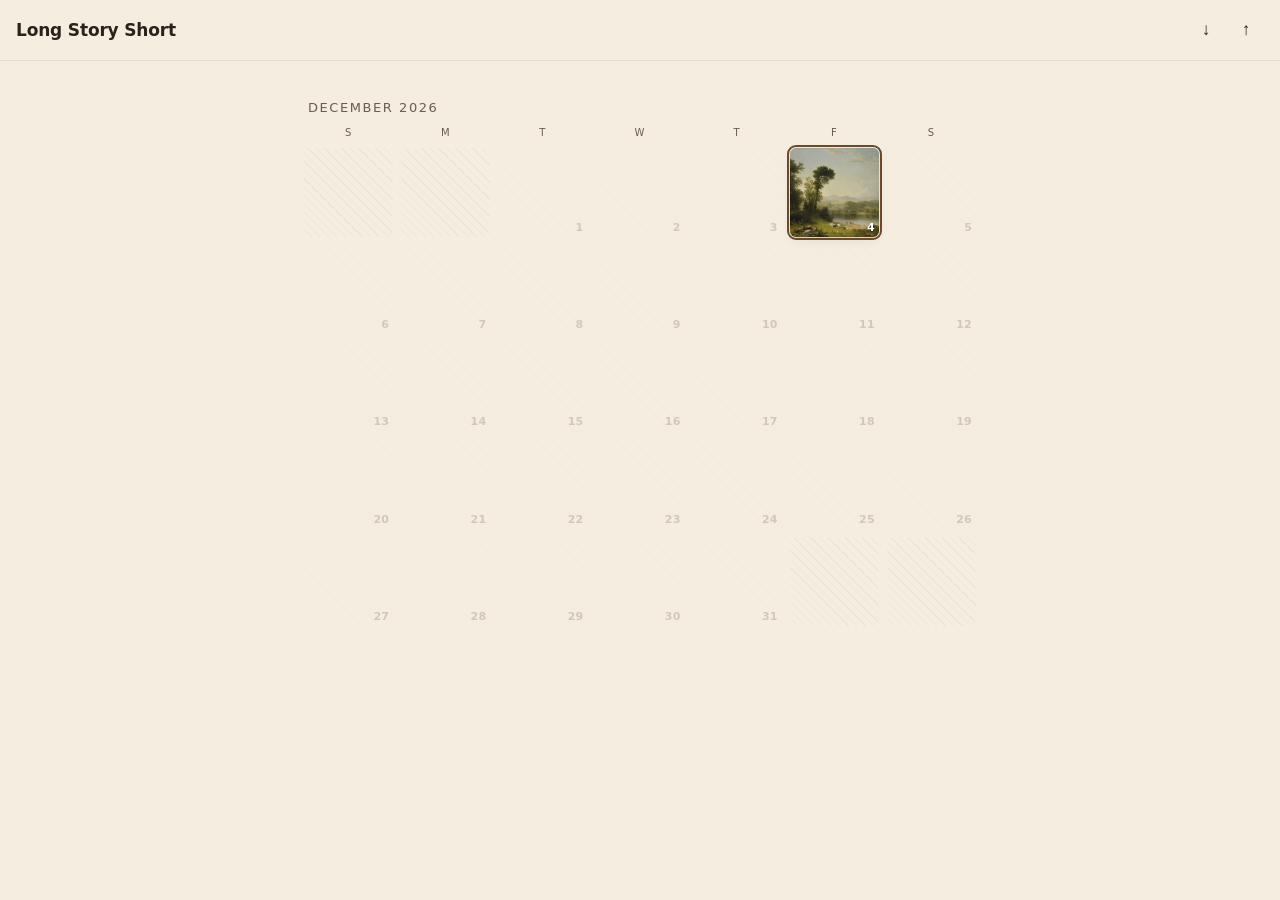
<file: index.html>
<!doctype html>
<html lang="en">
<head>
  <meta charset="utf-8" />
  <meta name="viewport" content="width=device-width, initial-scale=1, viewport-fit=cover" />
  <meta name="theme-color" content="#1a1614" />
  <meta name="apple-mobile-web-app-capable" content="yes" />
  <meta name="apple-mobile-web-app-status-bar-style" content="black-translucent" />
  <meta name="apple-mobile-web-app-title" content="Long Story Short" />
  <link rel="manifest" href="manifest.webmanifest" />
  <link rel="apple-touch-icon" href="assets/icons/icon-192.png" />
  <link rel="stylesheet" href="styles.css" />
  <title>Long Story Short</title>
</head>
<body>
  <header class="app-header">
    <h1>Long Story Short</h1>
    <div class="header-actions">
      <button id="export-btn"  class="ghost"  title="Export backup">↓</button>
      <button id="import-btn"  class="ghost"  title="Import backup">↑</button>
      <input  id="import-file" type="file" accept="application/json" hidden />
    </div>
  </header>
  <main id="timeline" class="timeline" aria-busy="true">
    <p class="loading">Loading…</p>
  </main>
  <script type="module" src="src/timeline.js"></script>
</body>
</html>
</file>
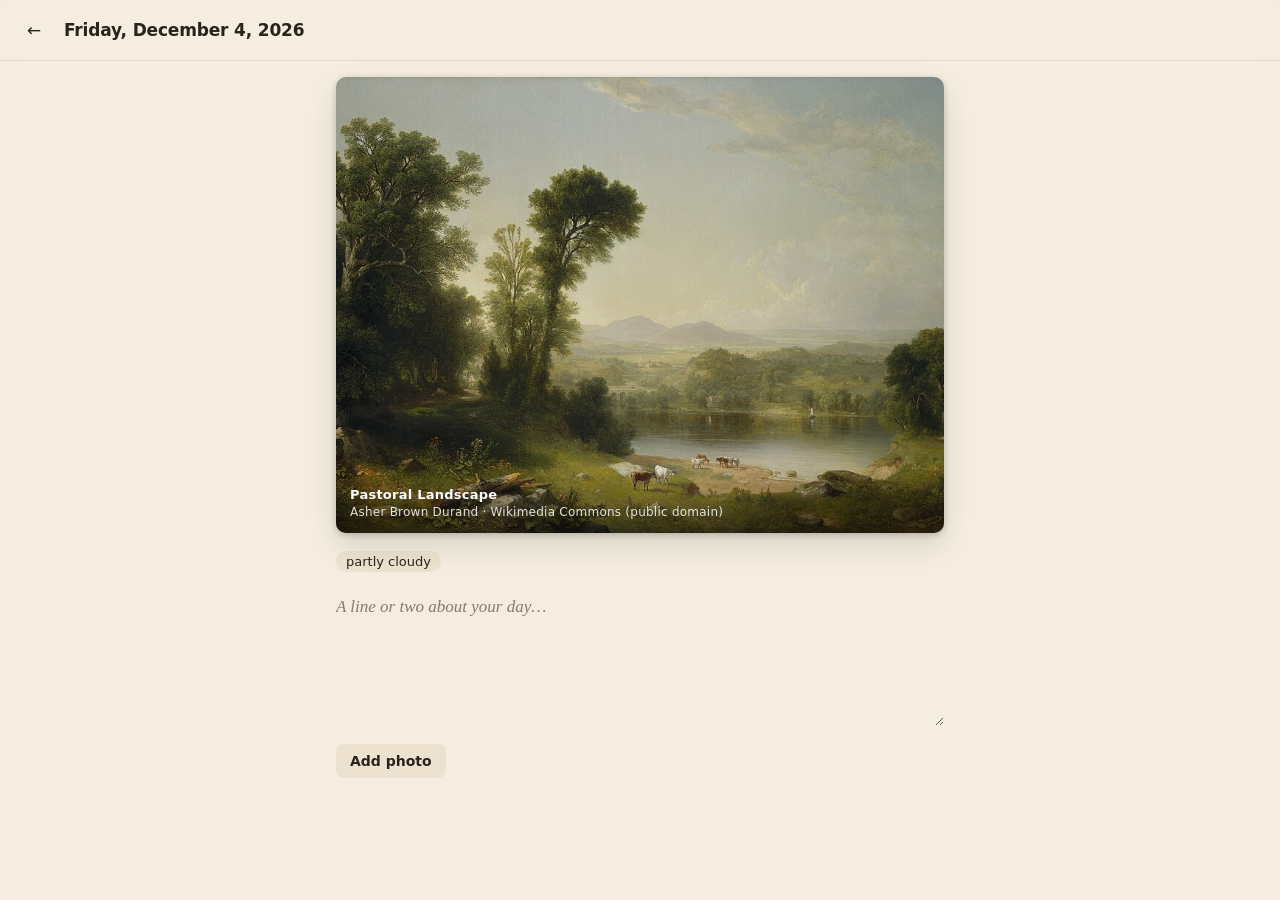
<file: day.html>
<!doctype html>
<html lang="en">
<head>
  <meta charset="utf-8" />
  <meta name="viewport" content="width=device-width, initial-scale=1, viewport-fit=cover" />
  <meta name="theme-color" content="#1a1614" />
  <meta name="apple-mobile-web-app-capable" content="yes" />
  <meta name="apple-mobile-web-app-status-bar-style" content="black-translucent" />
  <link rel="manifest" href="manifest.webmanifest" />
  <link rel="stylesheet" href="styles.css" />
  <title>Long Story Short — Day</title>
</head>
<body class="day-page">
  <header class="app-header">
    <a class="ghost back-link" href="index.html" aria-label="Back to timeline">←</a>
    <h1 id="day-title">…</h1>
    <span class="header-actions"></span>
  </header>
  <main id="day" class="day" aria-busy="true">
    <p class="loading">Loading…</p>
  </main>
  <script type="module" src="src/day.js"></script>
</body>
</html>
</file>
<file: styles.css>
/* === Palette =====================================================
   Warm-paper light theme by default; honour prefers-color-scheme.
   Tiles are paintings, so the chrome stays muted to let them breathe. */
:root {
  --bg:        #f4ede0;
  --bg-soft:   #ece2cf;
  --fg:        #2a221b;
  --fg-soft:   #6b5e4f;
  --accent:    #6a4a2b;
  --tile-radius: 6px;
  --tile-shadow: 0 1px 2px rgba(0,0,0,.10), 0 4px 12px rgba(0,0,0,.06);
  --tile-shadow-strong: 0 2px 6px rgba(0,0,0,.18), 0 12px 30px rgba(0,0,0,.12);
  --gap: 6px;
  --safe-top:    env(safe-area-inset-top, 0px);
  --safe-bottom: env(safe-area-inset-bottom, 0px);
}
@media (prefers-color-scheme: dark) {
  :root {
    --bg:      #161310;
    --bg-soft: #221d18;
    --fg:      #ece2cf;
    --fg-soft: #a59682;
    --accent:  #d6b58a;
  }
}

* { box-sizing: border-box; }
html, body { margin: 0; padding: 0; }
body {
  font-family: -apple-system, BlinkMacSystemFont, "SF Pro Text",
               "Helvetica Neue", system-ui, sans-serif;
  background: var(--bg);
  color: var(--fg);
  -webkit-font-smoothing: antialiased;
  -webkit-tap-highlight-color: transparent;
  overscroll-behavior-y: contain;
}

/* === Header ====================================================== */
.app-header {
  position: sticky;
  top: 0;
  z-index: 10;
  display: flex;
  align-items: center;
  gap: 12px;
  padding: calc(var(--safe-top) + 12px) 16px 12px;
  background: color-mix(in srgb, var(--bg) 85%, transparent);
  -webkit-backdrop-filter: blur(12px);
          backdrop-filter: blur(12px);
  border-bottom: 1px solid color-mix(in srgb, var(--fg) 8%, transparent);
}
.app-header h1 {
  flex: 1;
  margin: 0;
  font: 600 17px/1 -apple-system, "SF Pro Display", system-ui, sans-serif;
  letter-spacing: -.01em;
}
.header-actions {
  display: flex;
  gap: 4px;
}
button.ghost, a.ghost {
  font-size: 17px;
  font-weight: 400;
  color: var(--fg);
  background: transparent;
  border: 0;
  border-radius: 8px;
  width: 36px; height: 36px;
  display: inline-flex; align-items: center; justify-content: center;
  text-decoration: none;
  cursor: pointer;
}
button.ghost:active, a.ghost:active {
  background: color-mix(in srgb, var(--fg) 10%, transparent);
}
.back-link { font-size: 22px; line-height: 1; }

/* === Timeline ==================================================== */
.timeline { padding: 12px 12px calc(48px + var(--safe-bottom)); }
.loading {
  color: var(--fg-soft);
  text-align: center;
  padding: 48px 0;
  font-size: 14px;
}
.month {
  margin: 24px 0 32px;
}
.month-label {
  margin: 0 4px 10px;
  font: 500 13px/1 -apple-system, system-ui, sans-serif;
  text-transform: uppercase;
  letter-spacing: .12em;
  color: var(--fg-soft);
}
.weekday-row, .day-row {
  display: grid;
  grid-template-columns: repeat(7, 1fr);
  gap: var(--gap);
}
.weekday-row {
  margin-bottom: 6px;
}
.weekday-row span {
  font: 500 10px/1 -apple-system, system-ui, sans-serif;
  text-transform: uppercase;
  letter-spacing: .1em;
  color: var(--fg-soft);
  text-align: center;
  padding: 4px 0;
}
.day-row { margin-bottom: var(--gap); }

/* === Tile ======================================================== */
.tile {
  position: relative;
  aspect-ratio: 1 / 1;
  display: block;
  border-radius: var(--tile-radius);
  background: var(--bg-soft);
  overflow: hidden;
  text-decoration: none;
  color: inherit;
  box-shadow: var(--tile-shadow);
  transition: transform .12s ease, box-shadow .12s ease;
}
.tile:active {
  transform: scale(.97);
}
.tile.empty {
  box-shadow: none;
  background:
    repeating-linear-gradient(
      45deg,
      transparent 0 5px,
      color-mix(in srgb, var(--fg) 4%, transparent) 5px 6px);
}
.tile.future {
  opacity: .25;
  pointer-events: none;
}
.tile img {
  width: 100%; height: 100%; object-fit: cover; display: block;
  filter: saturate(1.05);
}
.tile .day-num {
  position: absolute;
  inset: auto 4px 4px auto;
  font: 600 11px/1 -apple-system, "SF Pro Text", system-ui, sans-serif;
  color: #fff;
  text-shadow: 0 1px 2px rgba(0,0,0,.6);
  letter-spacing: .02em;
}
.tile.empty .day-num {
  color: var(--fg-soft);
  text-shadow: none;
}
.tile.today {
  outline: 2px solid var(--accent);
  outline-offset: 1px;
}
.tile .moon {
  position: absolute;
  top: 4px; left: 4px;
  font-size: 10px;
  filter: drop-shadow(0 1px 1px rgba(0,0,0,.5));
}
.tile .has-entry-dot {
  position: absolute;
  top: 4px; right: 4px;
  width: 5px; height: 5px;
  border-radius: 50%;
  background: #fff;
  box-shadow: 0 0 0 1px rgba(0,0,0,.3);
}

/* === Day editor ================================================== */
.day-page { background: var(--bg); }
.day {
  max-width: 640px;
  margin: 0 auto;
  padding: 16px 16px calc(64px + var(--safe-bottom));
}
.day-hero {
  position: relative;
  width: 100%;
  aspect-ratio: 4 / 3;
  border-radius: 10px;
  overflow: hidden;
  box-shadow: var(--tile-shadow-strong);
  background: var(--bg-soft);
  margin-bottom: 18px;
}
.day-hero img {
  width: 100%; height: 100%; object-fit: cover; display: block;
}
.day-hero .meta {
  position: absolute;
  inset: auto 0 0 0;
  padding: 18px 14px 12px;
  background: linear-gradient(180deg, transparent, rgba(0,0,0,.55));
  color: #fff;
  font: 500 12px/1.4 -apple-system, system-ui, sans-serif;
  letter-spacing: .02em;
}
.day-hero .meta .title { font-weight: 600; font-size: 13px; }
.day-hero .meta .credit { opacity: .85; }
.day-weather {
  display: flex; gap: 12px; align-items: center;
  font: 500 13px/1 -apple-system, system-ui, sans-serif;
  color: var(--fg-soft);
  margin-bottom: 14px;
}
.day-weather .pill {
  padding: 4px 10px;
  border-radius: 999px;
  background: var(--bg-soft);
  color: var(--fg);
}
textarea.day-text {
  width: 100%;
  min-height: 140px;
  border: 0;
  background: transparent;
  resize: vertical;
  font: 400 17px/1.55 ui-serif, Georgia, "New York", "Times New Roman", serif;
  color: var(--fg);
  padding: 8px 0;
  outline: none;
}
textarea.day-text::placeholder {
  color: color-mix(in srgb, var(--fg-soft) 80%, transparent);
  font-style: italic;
}
.day-photo {
  margin-top: 14px;
  display: flex; flex-direction: column; gap: 10px;
}
.day-photo img {
  max-width: 100%;
  border-radius: 8px;
  box-shadow: var(--tile-shadow);
}
.photo-row { display: flex; gap: 8px; }
.btn {
  appearance: none;
  border: 0;
  background: var(--accent);
  color: var(--bg);
  font: 600 14px/1 -apple-system, system-ui, sans-serif;
  padding: 10px 14px;
  border-radius: 8px;
  cursor: pointer;
}
.btn.subtle {
  background: var(--bg-soft);
  color: var(--fg);
}
.btn.danger {
  background: transparent;
  color: #b04646;
}
.day-status {
  margin-top: 8px;
  font-size: 12px;
  color: var(--fg-soft);
  min-height: 1em;
}

/* === Tablet/desktop tweaks ======================================= */
@media (min-width: 600px) {
  .timeline { padding: 16px 24px 64px; max-width: 720px; margin: 0 auto; }
  :root { --gap: 8px; }
}
</file>
